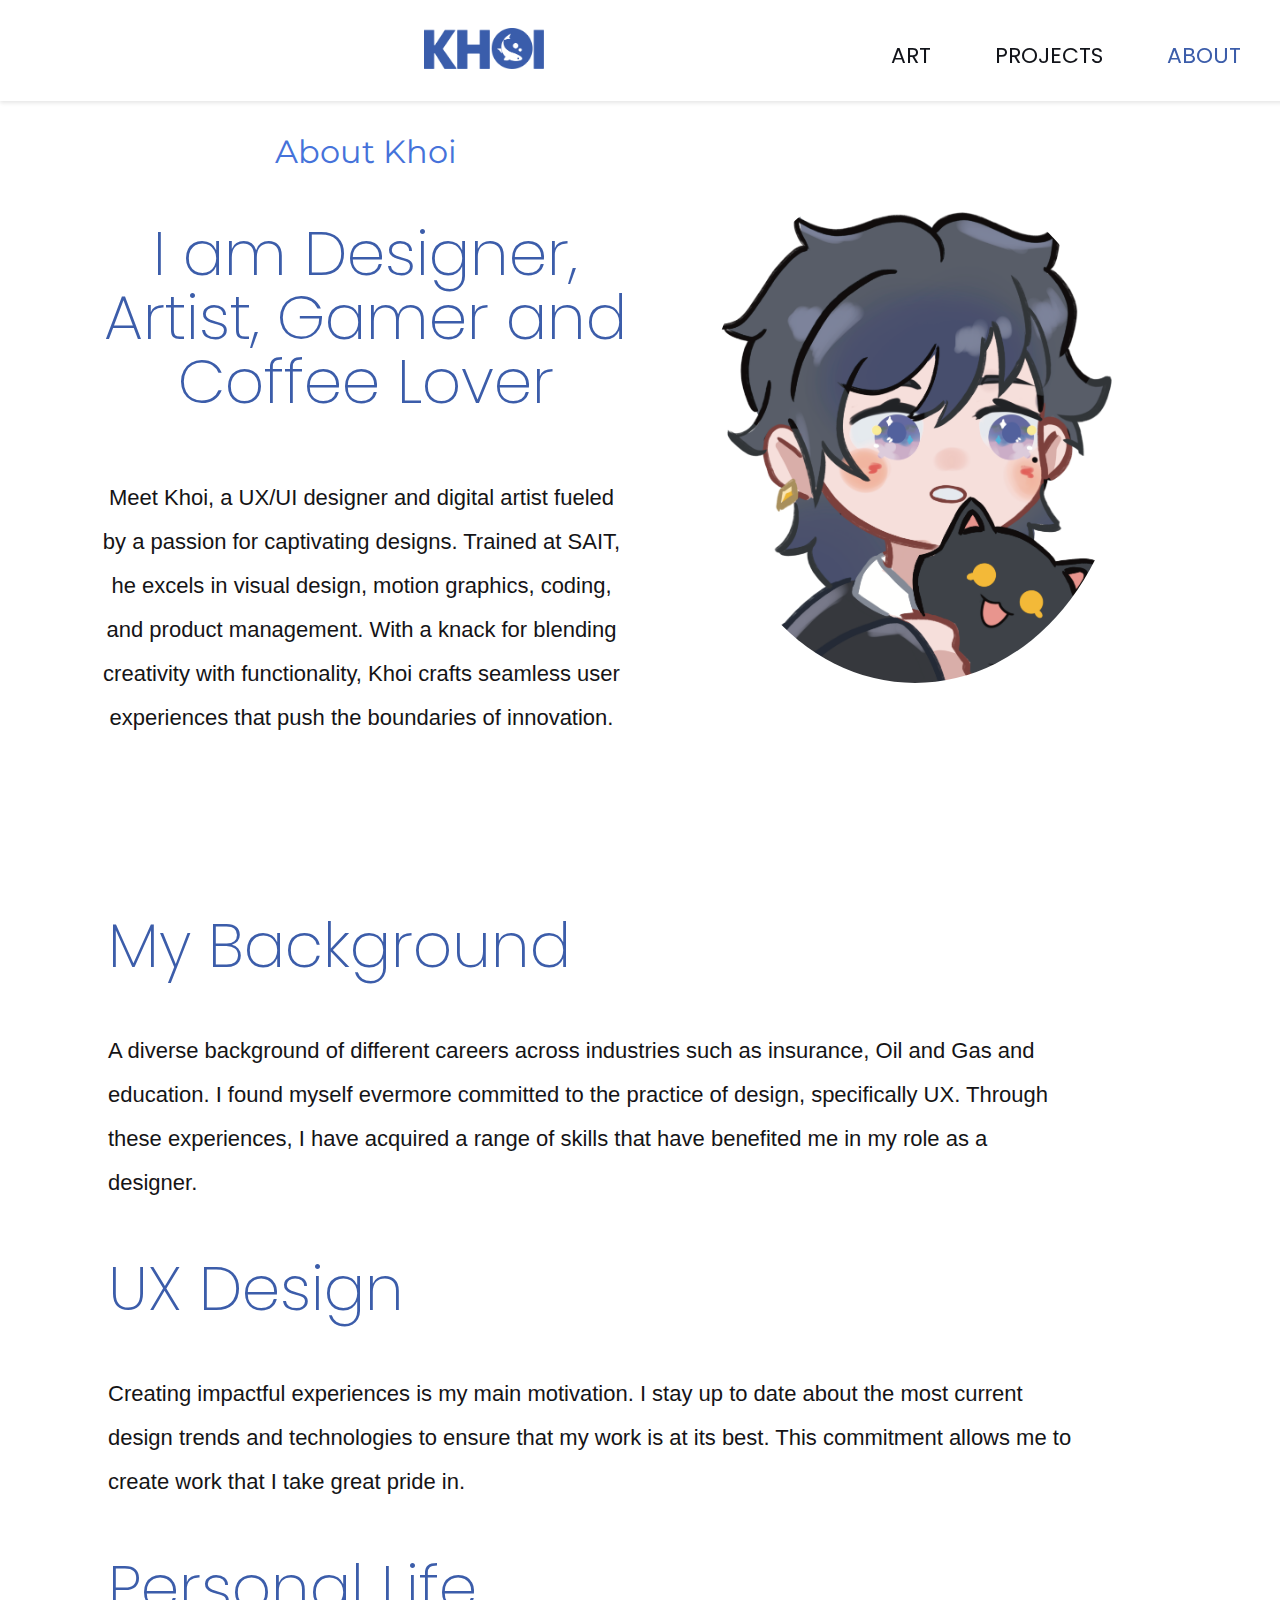
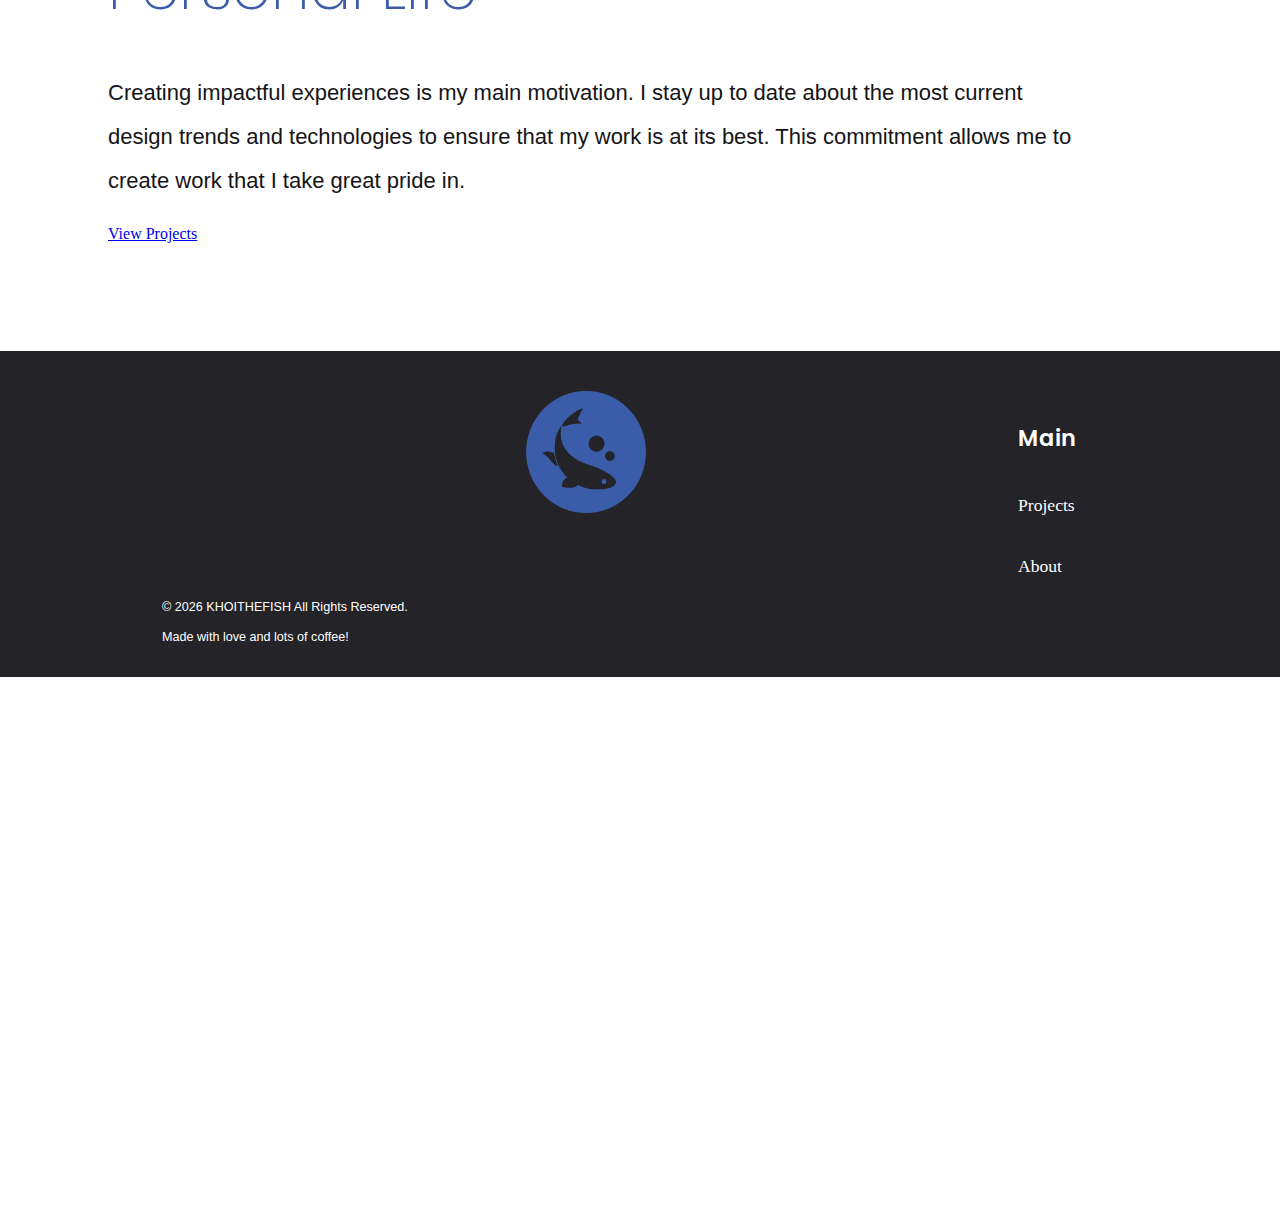
<file: about.html>
<!DOCTYPE html>
<html lang="en">
    <head>
        <meta charset="UTF-8">
        <meta http-equiv="X-UA-Compatible" content="IE=edge">
        <meta name="viewport" content="width=device-width, initial-scale=1">
        <link rel="stylesheet" type="text/css" href="styles.css">
        <link rel="stylesheet" type="text/css" href="media-query.css">
        <link rel="stylesheet" type="text/css" href="digimon.css">
        <link rel="stylesheet" href="https://cdnjs.cloudflare.com/ajax/libs/font-awesome/4.7.0/css/font-awesome.min.css">
        <title>KHOITHEFISH</title>
        <link rel="icon" type="image/x-icon" href="assets/blue-logo.png">
    </head>
    
    <header>
        <a href="index.html">
            <div class="logo"><img src="assets/Logo.png" alt="Letter spelling Khoi with a fish inside the O">
            </div>
        </a>

        <ul class="nav-links">
            <li><a href="art.html" class="nav-link"><h4>ART</h4></a></li>
            <li><a href="index.html" class="nav-link"><h4>PROJECTS</h4></a></li>
            <li> <a href="about.html" class="nav-link active"><h4>ABOUT</h4></a></li>
        </ul>
        
        <div class="hamburger-menu">
            <div class="line"></div>
            <div class="line"></div>
            <div class="line"></div>
        </div>

        <div class="mobile-menu">
            <div class="topnav">
                <a href="javascript:void(0);" class="icon" onclick="myFunction()">
                    <i class="fa fa-bars"></i>
                </a>
                <div id="myLinks">
                    <a href="art.html">ART</a>
                    <a href="index.html">PROJECTS</a>
                    <a href="about.html">ABOUT</a>
                </div>
            </div>
        </div>
    </header>

  
    <section id="info" class="info">
        <div class="split-left">
            <div class="centered">
                <h3>About Khoi</h3>
                <h2>I am Designer, Artist, Gamer and Coffee Lover</h2>
                <p>Meet Khoi, a UX/UI designer and digital artist fueled by a passion for captivating designs. Trained at SAIT, he excels in visual design, motion graphics, coding, and product management. With a knack for blending creativity with functionality, Khoi crafts seamless user experiences that push the boundaries of innovation.</p>
            </div>
        </div>
 
        <div class="split-right">
            <div class="centered">
                <img src="assets/Me.png" alt="self portrait of khoi in a chibi art like style holding his black cat Mr Pickles">
            </div>
        </div>
    </section>

    <section id="otherinfo" class="otherinfo">
        <h2>My Background</h2>
            <p>A diverse background of different careers across industries such as insurance, Oil and Gas and education. I found myself evermore committed to the practice of design, specifically UX. Through these experiences, I have acquired a range of skills that have benefited me in my role as a designer.</p>
            <h2>UX Design</h2>
            <p>Creating impactful experiences is my main motivation. I stay up to date about the most current design trends and technologies to ensure that my work is at its best. This commitment allows me to create work that I take great pride in.</p>
            <h2>Personal Life</h2>
            <p>Creating impactful experiences is my main motivation. I stay up to date about the most current design trends and technologies to ensure that my work is at its best. This commitment allows me to create work that I take great pride in.</p>
            <div class="btn">
                <a href="index.html" class="btn-alert">
                View Projects
                </a>
            </div>
    </section>

    <section class="footer">
        <div class="footer-row">
          <div class="logo"><img src="assets/blue-logo.png" alt="fish inside the O with blue background"></div>
          <div class="footer-col">
            <h4>Main</h4>
            <ul class="footer-links">
              <li><a href="index.html">Projects</a></li>
              <li><a href="about.html">About</a></li>
            </ul>
          </div>
          <div class="footer-col">
            <h4>Contact</h4>
            <ul class="footer-links">
              <li><a href="#">Linkedin</a></li>
              <li><a href="#">Resume</a></li>
            </ul>
          </div>
        </div>
      
        <div class="copyright">
          <p>&copy; <span id="currentYear"></span> KHOITHEFISH All Rights Reserved.</p>
          <p>Made with love and lots of coffee!</p>
        </div>
      </section>
      
  
    <script>
    document.getElementById('currentYear').innerHTML = new Date().getFullYear();
        function myFunction() {
        var x = document.getElementById("myLinks");
        if (x.style.display === "block") {
            x.style.display = "none";
        } else {
            x.style.display = "block";
        }
        }</script>


</html>
</file>
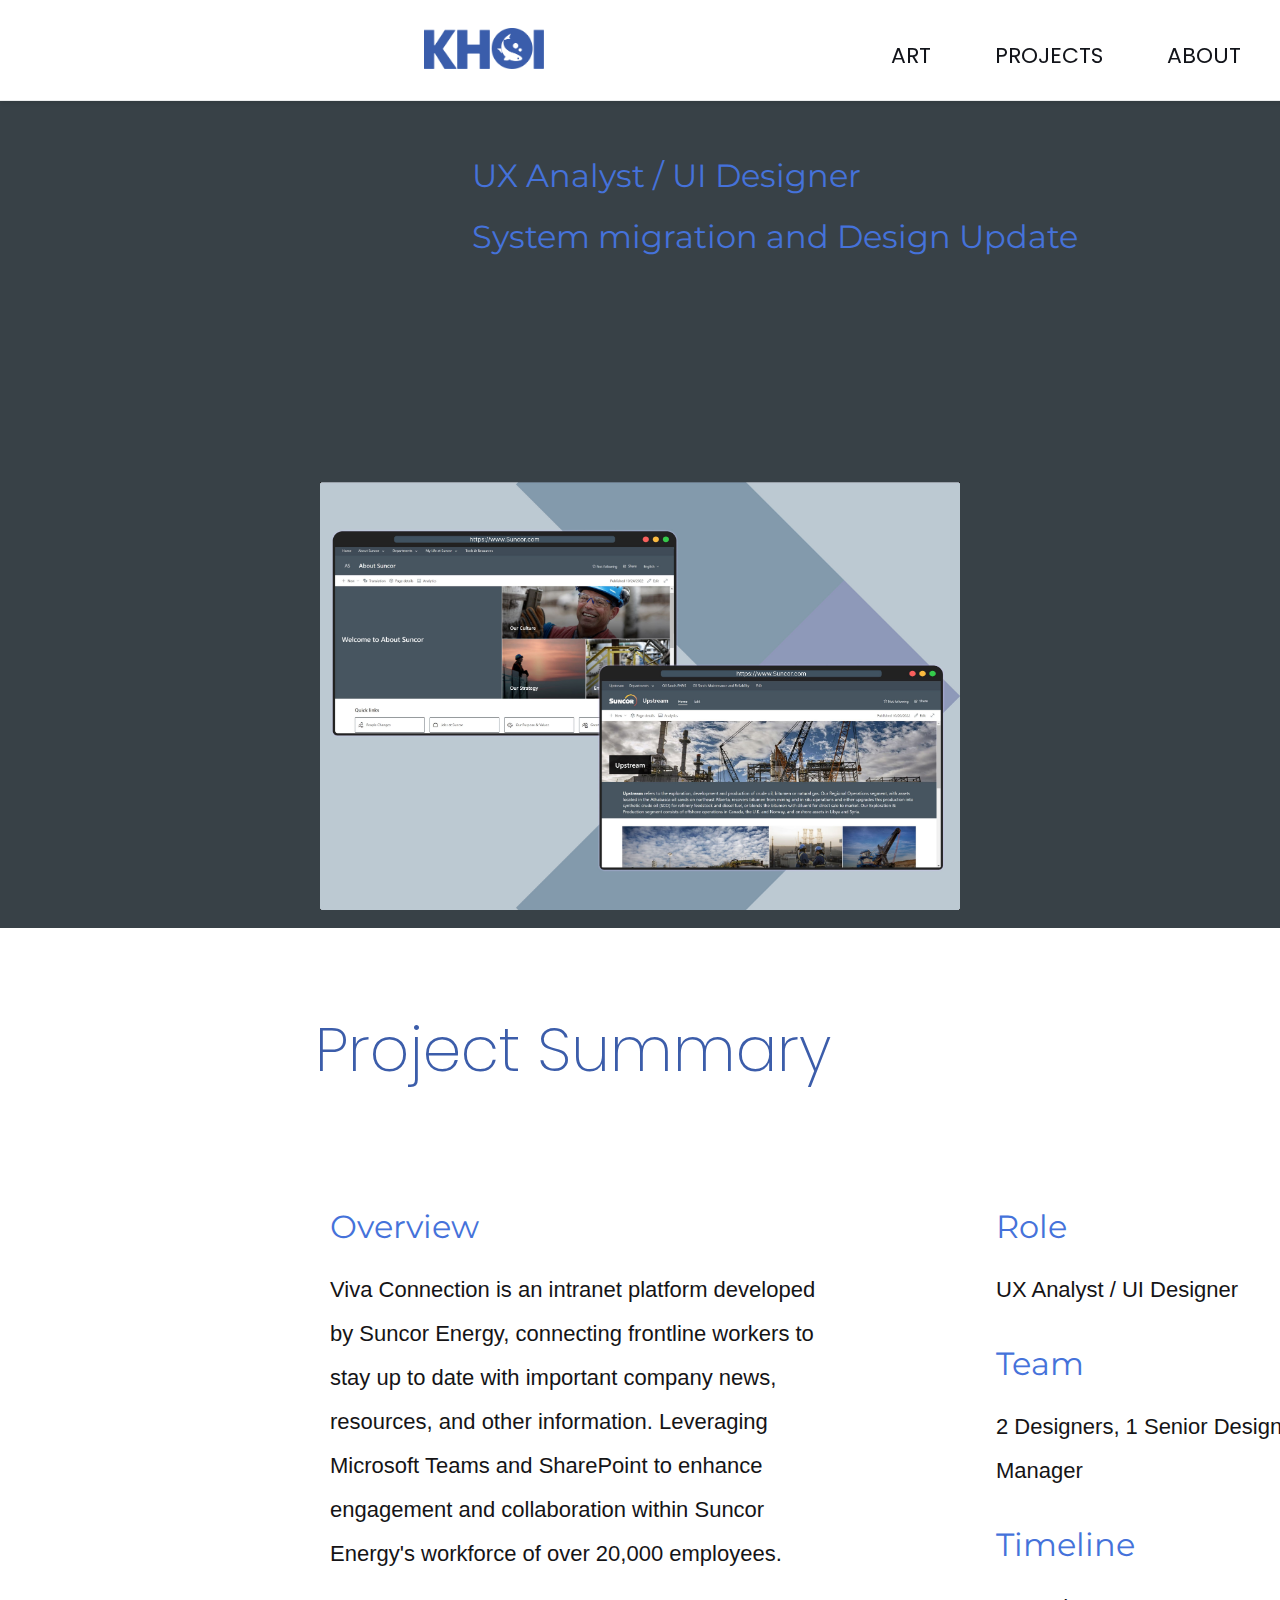
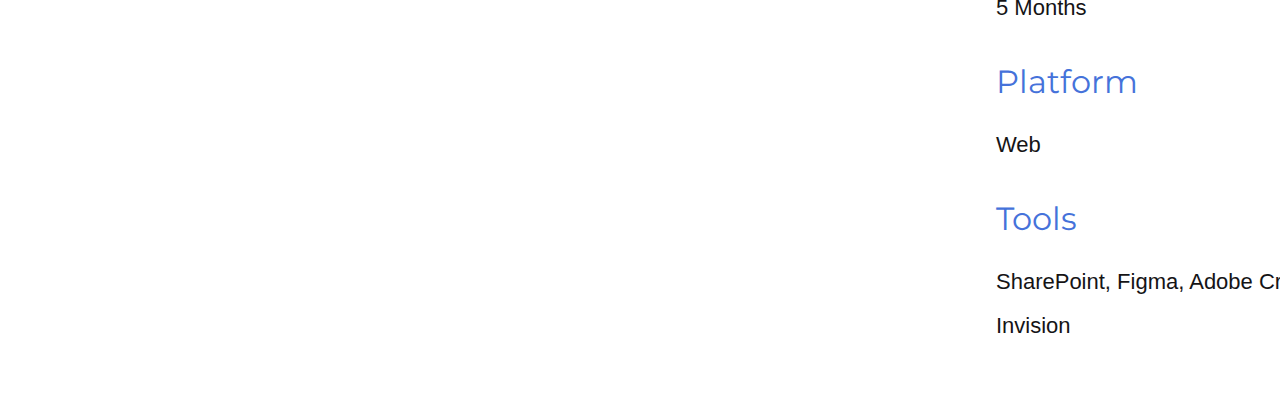
<file: suncor.html>
<!DOCTYPE html>
<html lang="en">
<head>
    <meta charset="UTF-8">
    <meta http-equiv="X-UA-Compatible" content="IE=edge">
    <meta name="viewport" content="width=device-width, initial-scale=1">
    <link rel="stylesheet" type="text/css" href="styles.css">
    <link rel="stylesheet" type="text/css" href="media-query.css">
    <link rel="stylesheet" type="text/css" href="casestudy.css">
    <link rel="stylesheet" type="text/css" href="multistate.css">
    <link rel="stylesheet" href="https://cdnjs.cloudflare.com/ajax/libs/font-awesome/4.7.0/css/font-awesome.min.css">
    <title>Suncor Case Study</title>
    <link rel="icon" type="image/x-icon" href="assets/blue-logo.png">
</head>
<body class="suncor-page">
    <header>
        <a href="index.html">
            <div class="logo"><img src="assets/Logo.png" alt="Letter spelling Khoi with a fish inside the O"></div>
        </a>
        <ul class="nav-links">
            <li><a href="art.html" class="nav-link"><h4>ART</h4></a></li>
            <li><a href="index.html" class="nav-link"><h4>PROJECTS</h4></a></li>
            <li><a href="about.html" class="nav-link"><h4>ABOUT</h4></a></li>
        </ul>
        <div class="hamburger-menu">
            <div class="line"></div>
            <div class="line"></div>
            <div class="line"></div>
        </div>
        <div class="mobile-menu">
            <div class="topnav">
                <a href="javascript:void(0);" class="icon" onclick="toggleMobileMenu()">
                    <i class="fa fa-bars"></i>
                </a>
                <div id="myLinks">
                    <a href="art.html">ART</a>
                    <a href="index.html">PROJECTS</a>
                    <a href="about.html">ABOUT</a>
                </div>
            </div>
        </div>
    </header>

    <main>
        <div class="casestudy-hero">
            <h3>UX Analyst / UI Designer</h3>
            <h3>System migration and Design Update</h3>
        </div>
    </main>

    <!--Project Summary-->

    <div class="title">
        <h2>Project Summary</h2>
    </div>

    <div class="summary">
        <div class="column1">
            <h3>Overview</h3>
            <p>Viva Connection is an intranet platform developed by Suncor Energy, connecting frontline workers to stay up to date with important company news, resources, and other information. Leveraging Microsoft Teams and SharePoint to enhance engagement and collaboration within Suncor Energy's workforce of over 20,000 employees.</p>
        </div>
        <div class="column2">
            <h3>Role</h3>
            <p>UX Analyst / UI Designer</p>
            <h3>Team</h3>
            <p>2 Designers, 1 Senior Designer, 1 Product Manager</p>
            <h3>Timeline</h3>
            <p>5 Months</p>
            <h3>Platform</h3>
            <p>Web</p>
            <h3>Tools</h3>
            <p>SharePoint, Figma, Adobe Creative Suite, Jira, Invision</p>
        </div>
    </div>

    <!--Sneak Peek-->

    <footer>
        <!-- Footer content -->
    </footer>
</body>
</html>
</file>
<file: styles.css>
@import url('https://fonts.googleapis.com/css2?family=Montserrat:ital,wght@1,500&display=swap');
@import url('https://fonts.googleapis.com/css2?family=Poppins:ital,wght@0,100;0,200;0,300;0,400;0,500;0,600;0,700;0,800;0,900;1,100;1,200;1,300;1,400;1,500;1,600;1,700;1,800;1,900&display=swap');
body{
  margin: 0;
    background-color:rgb(255, 255, 255);
}
h1{
    font-size: 64px;
    line-height: 64px;
    color: black;
    font-family: 'Poppins', sans-serif;
    font-weight: 700;
}

h2{
    font-size: 62px;
    line-height: 64px;
    color: rgb(60, 93, 170);
    font-family: 'Poppins', sans-serif;
    font-weight: 200;
}

h3{
    font-size: 32px;
    color: rgb(69, 114, 218);
    font-family: 'Montserrat', sans-serif;
    font-weight: 400;
}

h4{
  font-size: 22px;
  font-family: 'Poppins', sans-serif;
  font-weight: 400;
}


p{
    font-size: 22px;
    line-height: 44px;
    color: rgb(21, 20, 22);
    font-family:'Poppins-thin', sans-serif;
    font-weight: 500;
}

/*Hamburger Menu - Mobile */
.mobile-menu {
    display: none;
}

/* NAV LINKS */
.nav-links {
  font-family: 'Poppins', sans-serif;
  font-weight: 100;
  font-size: 10px;
    list-style: none;
    display: flex;
    gap: 4rem;
    position: absolute;
    top: 0vh;
    left: 64%;
    transform: translatex(-1%);
}

.nav-links a {
  text-decoration: none;
  color: rgb(18, 20, 26);
}

.nav-links a:hover {
  color: rgb(60, 93, 170);
}

.nav-links a.active{
  color: rgb(60, 93, 170);
  background-color: transparent;
}
  
header{
  padding: 28px;
  position: fixed;
  width: 100%;
  top: 0;
  z-index: 1000;
  background-color: rgba(255, 255, 255, 0.9);
  box-shadow: 0 2px 4px rgba(0, 0, 0, 0.1);
  transition: top 0.3s, background-color 0.3s;
}

.header-hidden{
  top: -100px;
   background-color: rgba(255, 255, 255, 3);
}

  /*HERO SECTION */
  main{
    margin-top: 100px;
    width: 100%;
    height: 88vh;
    background-color:rgb(203, 227, 255);
    background-image: url("assets/KhoitheFish_Hero.png");
    background-size: 44% auto;
    background-repeat: no-repeat;
    background-position: center bottom;
    animation: pop-in-background 1.3s ease-out forwards;
    display: flex;
    flex-direction: column;
    align-items: center;
    justify-content: center;
  }

  .suncor-page main{
    background-image: none;
  }

  .hero-text{
    margin-top: 20vh;
    max-width: 800px;
    height: 120vh;
    opacity: 0;
    transform: translateY(50px);
    animation: float-in 1.4s ease-out forwards;
    animation-delay: 0.2s;
  }  

  @keyframes float-in {
    to{
      opacity: 1;
      transform: translateY(0);
    }
  }

  @keyframes pop-in-background{
    0%{
      background-size:  0% auto;
    }

    100% {
      background-size: 44% auto;
    }
  }

  .wave{
    margin-top: -12vh;
    margin-bottom: 66vh;
  }
  
  .wave video{
    max-width: 580px;
    width: 100%;
  }

  .logo img{
    width: 100%;
    max-width: 120px;
    margin-left: 44vh;
  }

  /* PROJECTS */

  .projects{
    align-items: center;
    justify-content: center;
    text-align: center;
    margin-left: 24vh;
    margin-right: 24vh;
  }

  .projects h2{
    font-size: 58px;
    color: #4e73d2;
    font-family: 'Montserrat', sans-serif;
    letter-spacing: 4.95px;
  }

  .overlay{
    width: 80%;
    margin: 0 auto;
    text-align: center;
  }

  .overlay video{
    width: 100%;
    height: auto;
  }

  .visual{
    width: 100%;
    margin: 0 auto;
    text-align: center;
  }

  .visual img{
    width: 80%;
    height: auto;
  }


  /* CONTENT SPLIT */

  .info{
    display: flex;
    justify-content: space-between;
    align-items: center;
    padding: 100px;
  }

  .split-left, .split-right{
    flex: 1;
  }

  .split-left{
    padding-right: 8px;
  }

  .split-left p {
    padding-right: 8px;
    margin-top: 62px;
}

.split-right{
    padding-left: 10px;
}

.centered {
    text-align: center;
}

.centered img{
    width: 100%;
    max-width: 420px;
    border-radius: 50%;
}

  .otherinfo{
      text-align: left;
      padding-left: 12vh;
      padding-right: 22vh;
      margin-bottom: 12vh;
  }

  /* CONTENT */

  .content{
    display: flex;
    flex-direction: column;
    align-items: center;
    justify-content: center;
    min-height: 20vh;
}

.card-container{
    display: grid;
    grid-template-columns: repeat(4, 1fr);
    gap: 2rem;
    list-style: none;
}

.card{
    background-color: #ffffff;
    border: 1px solid #dddd;
    border-radius: 8px;
    width: auto;
    max-width: 480px;
    box-shadow: 0px 4px 8px rgba(0, 0, 0, 0.1);
    padding: 10px;
    text-align: center;
  }
  
  img {
    height: auto;
    width: 100%;
  }

/* ACCORDION */
  
.accordion {
  background-color: #0c171f;
  color: #ffffff;
  cursor: pointer;
  padding: 18px;
  width: 100%;
  height: 8vh;
  border: none;
  outline: none;
  font-size: 18px;
  transition: 0.5s;
  margin-top: 10px;
  margin-bottom: 10px;
}

.active,
.accordion:hover {
  background-color: rgb(1, 17, 70);
  color: #ffffff;
}

.panel {
  background-color: rgb(203, 227, 255);
  max-height: 0;
  overflow: hidden;
  transition: max-height 0.2s ease-out;
}

.video-content {
  text-align: center;
  margin-left: 12vh;
  margin-right: 12vh;
  margin-bottom: 12vh;
}

.video {
  position: relative;
  height: 60vh;
  overflow: hidden;
  display: flex;
  justify-content: center;
  align-items: center;
}

.video iframe {
  width: 100%;
  max-width: 896px;
  height: 504px;
}


/* FOOTER */

.footer {
  position: relative;
  background-color: #232328;
  color: #ffffff;
  padding: 10px;
  height: 34vh;
}

.footer .footer-row {
  display: flex;
  flex-wrap: wrap;
  justify-content: flex-start;
  gap: 22rem;
  margin-left: 10vh;
  margin-right: 12vh;  
  padding: 30px;
}

.logo img {
  width: 120px;
  margin-right: 20px;
}

.footer-row .footer-col h4 {
  font-size: 1.4rem;
  font-weight: 600;
  margin-bottom: 40px;
}

.footer-col ul {
  list-style: none;
  padding: 0;
}

.footer-col ul li {
  margin-bottom: 40px;
}

.footer-col ul li a {
  font-size: 1.1rem;
  text-decoration: none;
  color: #ffffff;
  transition: color 0.3s ease;
}

.footer-col ul li a:hover {
  color: #3c6fdd;
}

.footer p {
  color: #ffffff;
}

.footer .copyright {
  position: absolute;
  top: 26vh;
  left: 18vh;
  color: #ffffff;
}

.copyright p{
font-size: 1.4vh;
line-height: 2vh;
}
</file>
<file: media-query.css>
/* MEDIA QUERIES */
  
  /* MOBILE */

  @media screen and (max-width: 768px) { 

    h1{
      font-size: 22px;
    }

    h2{
      font-size: 22px;
    }

    h3{
      font-size: 18px;
    }

    p{
      font-size: 14px;
    }

    main {
      height: 64vh;
      background-size: 80% auto;
  }


    .hero-text h2{
      font-size: 26px;
      line-height: 28px;
    }

    .hero-text{
      text-align: left;
      margin-top: 70vh;
      margin-left: 10vh;
    }


/* HAMBURGER MENU */

.mobile-menu{
  display: block;
}

.topnav {
  overflow: hidden;
  background-color: rgb(255, 255, 255);
  position: absolute;
  top: 3rem;
  right: 5rem;
}

.topnav #myLinks{
  display: none;
}

.topnav a {
  color: black;
  padding: 14px 16px;
  text-decoration: none;
  font-size: 17px;
  display: block;
}


.topnav a:hover{
  background-color: #ddd;
  color: black;
}

.active{
  background-color: aqua;
  color: white;
}

/* NAV - HIDDEN */

.nav-links{
  display: none;
}

  .content{
    align-items: center;
    justify-content: center;
  }

  .info{
    flex-direction: column-reverse;
    align-items: center;
    padding: 50px;
  }

  .panel {
      display: flex;
      flex-direction: column;
      gap: 10px;
  }

  .video {
      order: 1;
  }

  .video-content {
      order: 2;
      text-align: center;
  }

  .video iframe {
      width: 100%;
  }

/* FOOTER - MOBILE */
.footer{
  height: 44vh;
}

.footer .footer-row {
  justify-content: space-between;
  gap: 3rem; 
  margin-left: 0vh; 
  margin-right: 6vh;
  padding: 20px; 
}

.footer-col {
  text-align: center;
  margin-bottom: 20px;
}

.footer .copyright {
  position: static;
  text-align: center; 
}

.copyright p {
  font-size: 1.2rem
}

}

/* TABLET */

@media screen and (min-width: 769px) and (max-width: 1024px) {


  h1{
    font-size: 22px;
  }

  h2{
    font-size: 24px;
  }

  h3{
    font-size: 22px;
  }

  p{
    font-size: 20px;
  }

.nav-links{
  display: flex;
  left: 62vh;
}

main{
  height: 64vh;
  background-size: 64% auto;
}

  .hero-text h2{
    font-size: 26px;
    line-height: 28px;
  }

  .hero-text{
    text-align: left;
    margin-top: 68vh;
    margin-left: 24vh;
  }

.projects{
  margin-top: 0vh;
}

.visual{
  width: 80%;
}
  .card-container {
    grid-template-columns: repeat(2, 1fr);
  }

  .card {
    width: 90%;
  }

  .centered img {
    max-width: 300px;
  }

  .footer{
    height: 36vh;
  }

  .footer .footer-row {
    justify-content: space-between;
    gap: 4rem; 
    margin-left: 0vh; 
    margin-right: 4vh;
    padding: 20px; 
  }

  .footer .footer-col h4{
    font-size: 18px;
  }

  .footer-col ul li a {
    font-size: 16px;
  }
  
  
  .footer .copyright {
    position: absolute;
    top: 26vh;
    left: 8vh;
    font-size: 16px; 
  }

  .copyright p{
    line-height: 2vh;
  }
}


/* DESKTOP */
@media screen and (min-width: 1025px) and (max-width: 1200px) {

  .nav-links{
    display: flex;
    top: 4.4vh;
    left: 62vh;
  }

  main{
    height: 64vh;
    background-size: 64% auto;
  }
  
    .hero-text h2{
      font-size: 26px;
      line-height: 28px;
    }
  
    .hero-text{
      text-align: left;
      margin-top: 68vh;
      margin-left: 24vh;
    }


  .panel {
      display: flex;
      flex-direction: row;
      align-items: flex-start;
      text-align: center;
  }

  .card-container {
    grid-template-columns: repeat(4, 1fr);
  }

  .card {
    width: 70%;
  }

  .centered img {
    max-width: 280px;
  }

  .video {
    flex: 1;
}

.video-content {
    flex: 1; 
}

.video iframe {
    width: 100%;
    height: 100%; 
}

.visual{
  width: 80%;
}

/* FOOTER */

.logo{
  margin-left: 2vh;
  margin-top: 4vh;
}

.footer{
  height: 36vh;
}

.footer .footer-row {
  justify-content: space-between;
  gap: 1rem; 
  margin-left: 0vh; 
  margin-right: 28vh;
  padding: 20px; 
}

.footer .footer-col h4{
  font-size: 3vh;
}

.footer-col ul li a {
  font-size: 2vh;
}


.footer .copyright {
  position: absolute;
  top: 26vh;
  left: 8vh;
}

.copyright p{
  font-size: 1.4vh;
  line-height: 16px;
}

}
</file>
<file: digimon.css>
.digimon-list {
  margin: 8vh;
}
.container {
  margin: 3rem auto;
  max-width: 75rem;
  padding: 3rem 1.5rem;
  position: relative;
}

/* Section Header Content */
.header-container {
  background-color: #f8e63f;
  text-align: center;
  padding: 6rem 1rem;
}

/* Option header */
.option-container {
  text-align: center;
  align-items: center;
  justify-content: center;
  margin-left: 10vh;
  margin-right: 10vh;
}


.card-container {
  display: flex;
  flex-wrap: wrap;
  gap: 1.5rem;
  content: center;
}

.card {
  background-color: #ffffff;
  width: 21rem;
  border: 1px solid #010518dd;
  border-radius: 8px;
  box-shadow: 0px 4px 8px rgba(0, 0, 0, 0.1);
  padding: 10px;
  text-align: center;
}

.card-content h3{
  font-size: 24px;
}

@media screen and (max-width: 768px) {
  .card-container {
    grid-template-columns: repeat(2, 1fr);
  }

  .card {
    width: 40%;
  }

}

@media screen and (min-width: 769px) and (max-width: 1024px) {
  .card-container {
    grid-template-columns: repeat(2, 1fr);
  }

  .card {
    width: 40%;
  }
}
</file>
<file: casestudy.css>
.suncor .main{
    background-image: none;
}

main{
    margin-top: 100px;
    width: 100%;
    height: 92vh;
    display: flex;
    flex-direction: column;
    align-items: center;
    justify-content: center;
    background-color: #384147;
  }


.casestudy-hero{
    width: 100%;
    height: 88vh;
    background-image: url("casestudies/suncor/After.jpg");
    background-size: 50% auto;
    background-repeat: no-repeat;
    background-position: center bottom;
    display: flex;
    flex-direction: column;
    align-items: flex-start;
    justify-content: flex-start;
}

.casestudy-hero h3{
    text-align: left;
    margin-left: 48vh;
    padding: 20px 40px;    
}

.casestudy-hero h3:first-of-type {
    margin-top: 2vh;    
    margin-bottom: -2vh;  
}

.casestudy-hero h3:last-of-type {
    margin-top: 0;     
}

/* PROJECT */

.title{
    margin-top: 10vh;
    margin-left: 35vh;
}

.summary{
    width: 90%;
    margin: 0 auto;
    display: flex;
    padding: 42px;
    gap: 180px;
    margin-left: 32vh;
}

.column1, .column2 {
    flex: 1;
    min-width: 0;
}

.summary h2, .summary h3, .summary p {
    margin-bottom: 20px;
}
</file>
<file: multistate.css>
@import url('https://fonts.googleapis.com/css2?family=Open+Sans:ital,wght@0,300..800;1,300..800&display=swap" rel="stylesheet');


.btn{
    display: flex;
    justify-content: center;
    align-items: center;
    margin-top: 4vh;
    gap: 10vh;
}

.btn-alert{
    margin-top: 2vh;
    background: #5e5f5f;
    color: aliceblue;
    padding: 24px 72px;
    border-radius: 18px;
    font-family: 'Open+Sans', sans-serif;
    font-size: 22px;
    cursor: pointer;
}

.btn-alert:hover {
    background: #474747;
    color: white;
  }

  .btn-alert.selected {
    background: #4E73D2;
    color: white;
  }

.box-container {
    margin-top: 6vh;
    display: flex;
    flex-wrap: wrap;
    gap: 20px;
}

.box {
    margin-bottom: 10vh;
    width: 1800px;
    height: 172vh; 
    background-image: url("assets/Water_Background.png");
    background-size: cover;
    background-repeat: no-repeat;
    background-position: center;
    border: 1px solid #2fbbe6;
    position: relative;
    display: flex; 
    align-items: center;
    justify-content: center;
    overflow: hidden;
}

.content, .project {
    position: absolute;
    top: 0;
    left: 0;
    width: 100%;
    height: 100%;
    display: flex;
    align-items: center;
    justify-content: center;
    text-align: center;
    padding: 20px;
    box-sizing: border-box;
}
</file>
